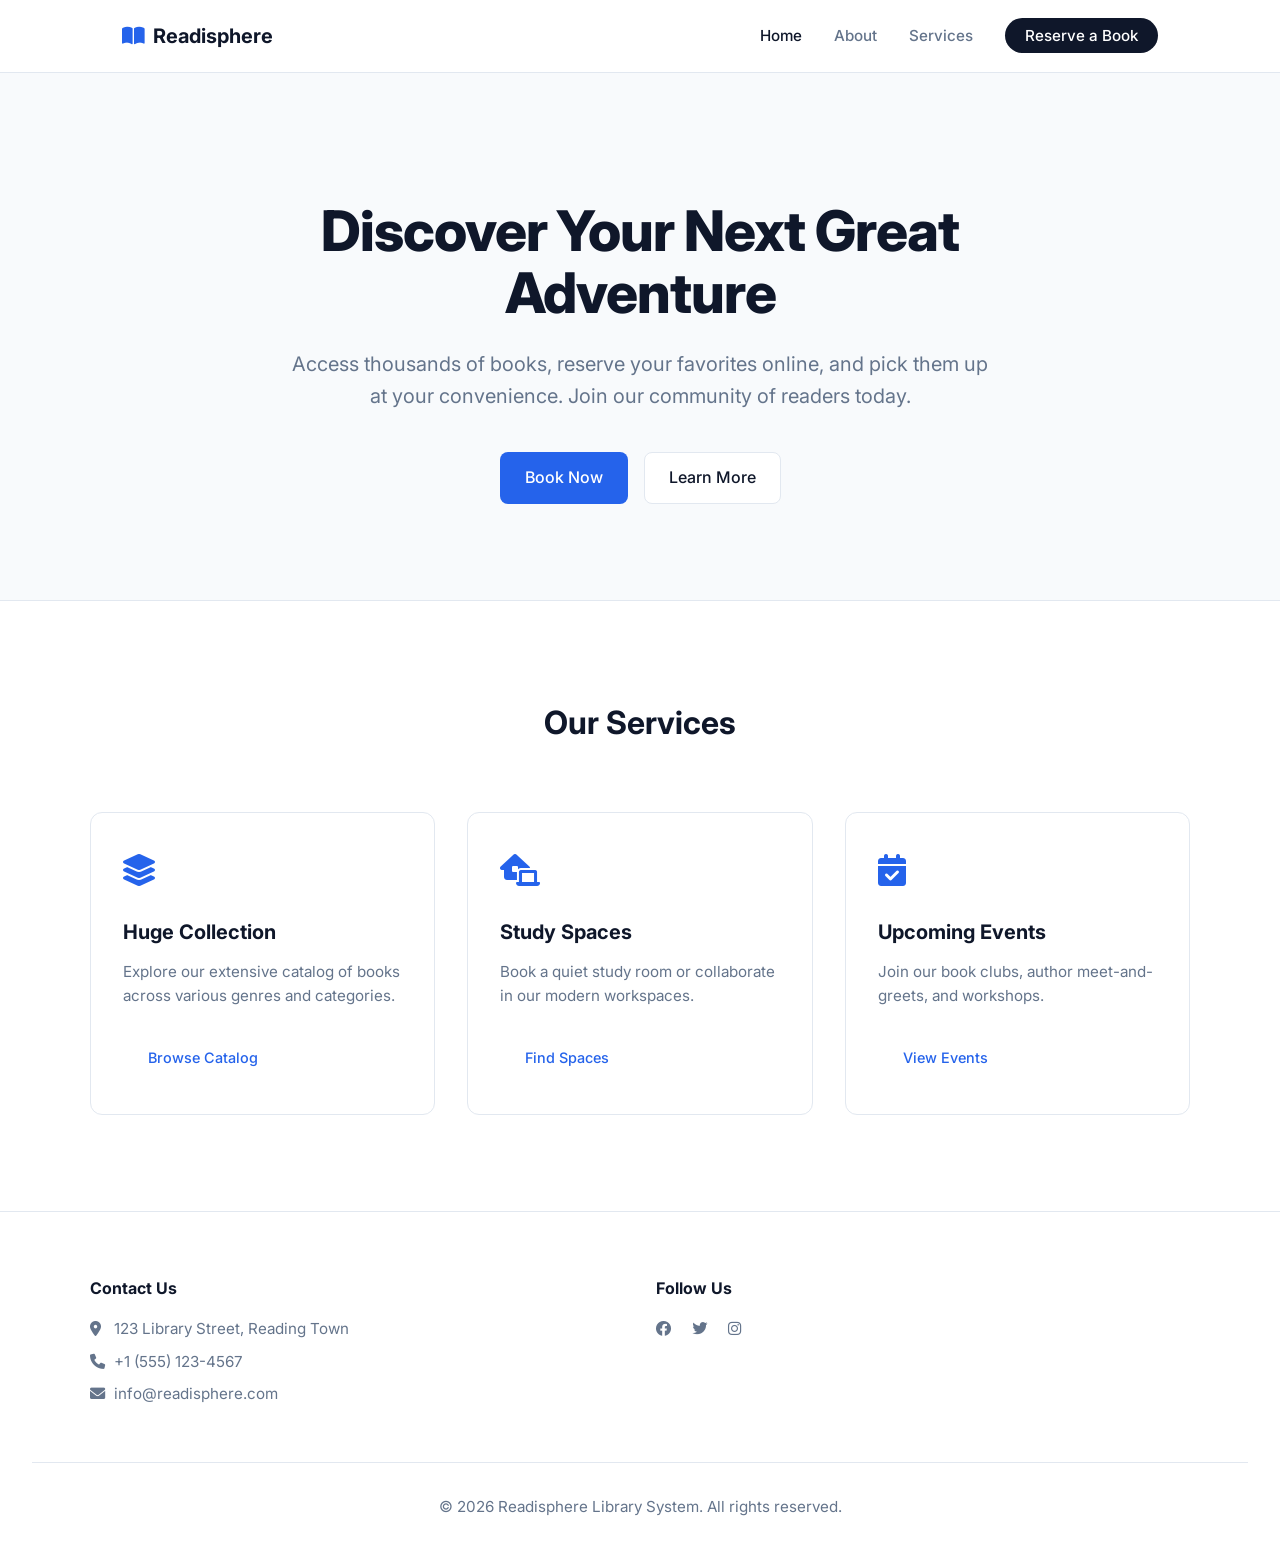
<file: index.html>
<!DOCTYPE html>
<html lang="en">
<head>
    <meta charset="UTF-8">
    <meta name="viewport" content="width=device-width, initial-scale=1.0">
    <title>Library Book Reservation System</title>
    <link rel="stylesheet" href="style.css">
    <link href="https://fonts.googleapis.com/css2?family=Inter:wght@400;500;700&display=swap" rel="stylesheet">
    <link rel="stylesheet" href="https://cdnjs.cloudflare.com/ajax/libs/font-awesome/6.0.0/css/all.min.css">
</head>
<body>
    <nav class="navbar">
        <div class="nav-container">
            <a href="index.html" class="nav-logo">
                <i class="fas fa-book-open"></i> Readisphere
            </a>
            <ul class="nav-menu">
                <li class="nav-item"><a href="index.html" class="nav-link active">Home</a></li>
                <li class="nav-item"><a href="#about" class="nav-link">About</a></li>
                <li class="nav-item"><a href="#services" class="nav-link">Services</a></li>
                <li class="nav-item"><a href="reservation.html" class="nav-link reserve-btn">Reserve a Book</a></li>
            </ul>
            <div class="hamburger">
                <span class="bar"></span>
                <span class="bar"></span>
                <span class="bar"></span>
            </div>
        </div>
    </nav>

    <header class="hero">
        <div class="hero-content">
            <h1>Discover Your Next Great Adventure</h1>
            <p>Access thousands of books, reserve your favorites online, and pick them up at your convenience. Join our community of readers today.</p>
            <div class="hero-buttons">
                <a href="reservation.html" class="btn btn-primary">Book Now</a>
                <a href="#about" class="btn btn-secondary">Learn More</a>
            </div>
        </div>
    </header>

    <section id="services" class="content-section">
        <div class="section-container">
            <h2>Our Services</h2>
            <div class="cards-grid">
                <div class="card">
                    <div class="card-icon"><i class="fas fa-layer-group"></i></div>
                    <h3>Huge Collection</h3>
                    <p>Explore our extensive catalog of books across various genres and categories.</p>
                    <a href="#" class="btn btn-outline">Browse Catalog</a>
                </div>
                <div class="card">
                    <div class="card-icon"><i class="fas fa-laptop-house"></i></div>
                    <h3>Study Spaces</h3>
                    <p>Book a quiet study room or collaborate in our modern workspaces.</p>
                    <a href="#" class="btn btn-outline">Find Spaces</a>
                </div>
                <div class="card">
                    <div class="card-icon"><i class="fas fa-calendar-check"></i></div>
                    <h3>Upcoming Events</h3>
                    <p>Join our book clubs, author meet-and-greets, and workshops.</p>
                    <a href="#" class="btn btn-outline">View Events</a>
                </div>
            </div>
        </div>
    </section>

    <footer class="footer">
        <div class="footer-container">
            <div class="footer-contact">
                <h4>Contact Us</h4>
                <p><i class="fas fa-map-marker-alt"></i> 123 Library Street, Reading Town</p>
                <p><i class="fas fa-phone"></i> +1 (555) 123-4567</p>
                <p><i class="fas fa-envelope"></i> info@readisphere.com</p>
            </div>
            <div class="footer-social">
                <h4>Follow Us</h4>
                <div class="social-icons">
                    <a href="#"><i class="fab fa-facebook"></i></a>
                    <a href="#"><i class="fab fa-twitter"></i></a>
                    <a href="#"><i class="fab fa-instagram"></i></a>
                </div>
            </div>
        </div>
        <div class="footer-bottom">
            <p>&copy; 2026 Readisphere Library System. All rights reserved.</p>
        </div>
    </footer>

    <script src="script.js"></script>
</body>
</html>
</file>
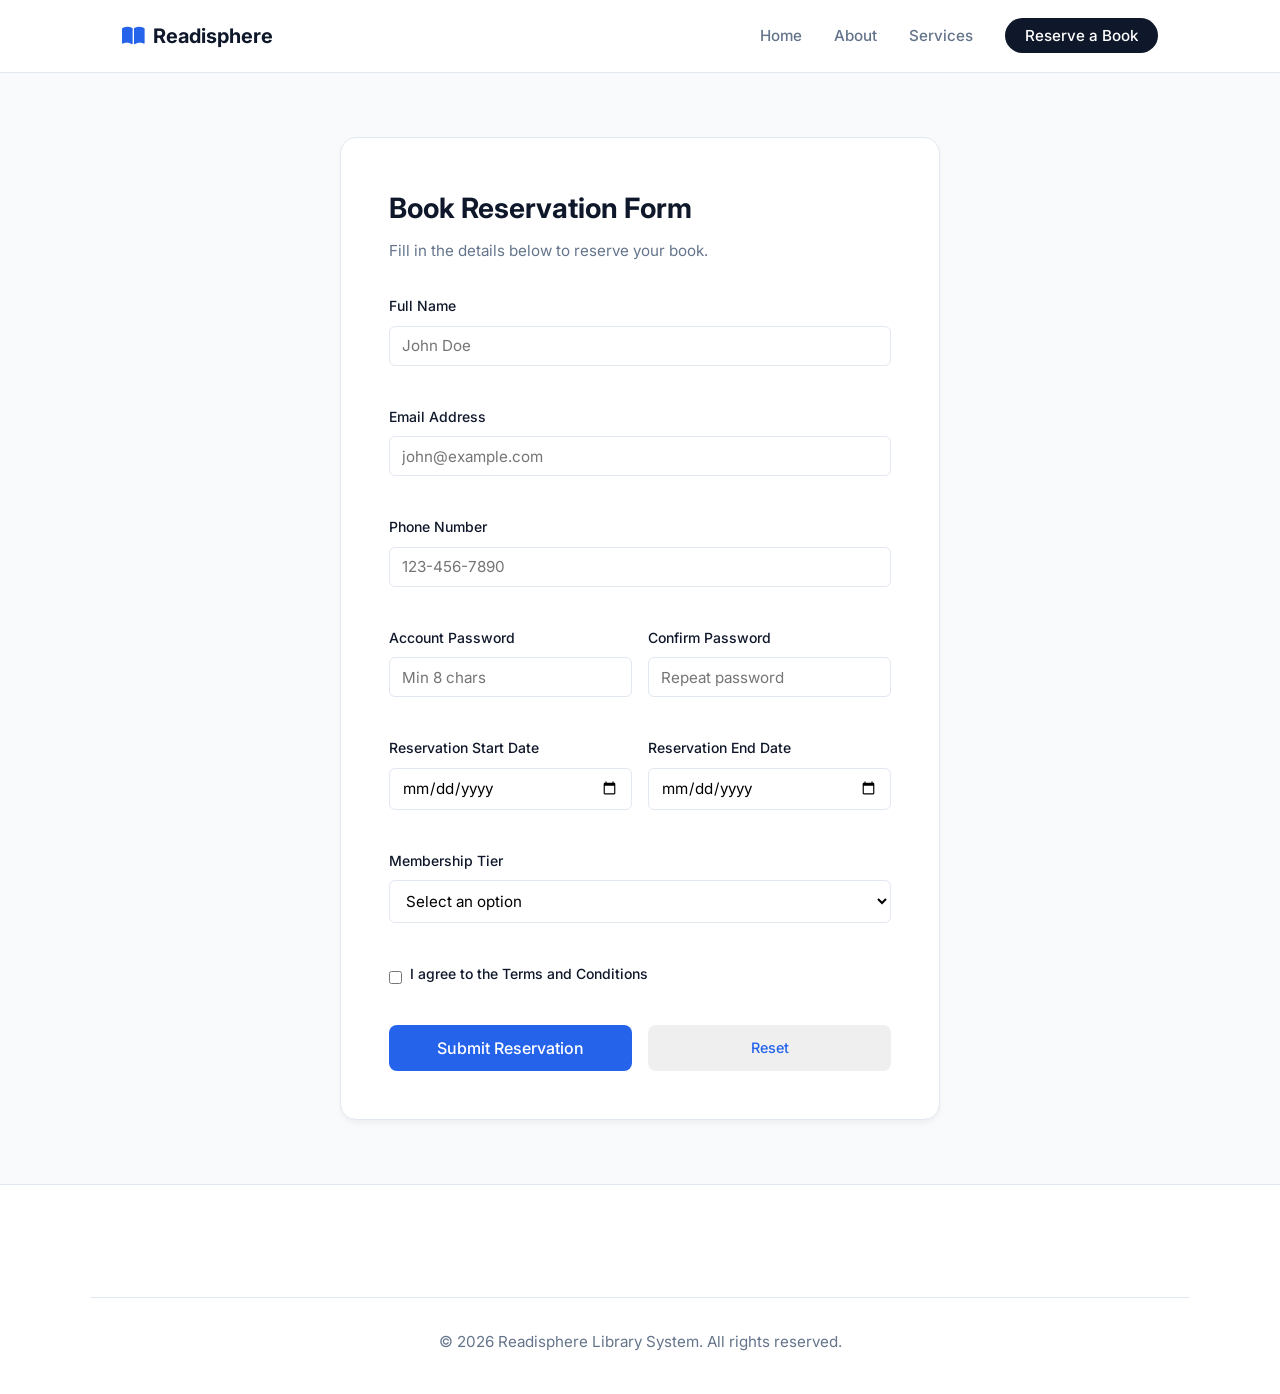
<file: reservation.html>
<!DOCTYPE html>
<html lang="en">
<head>
    <meta charset="UTF-8">
    <meta name="viewport" content="width=device-width, initial-scale=1.0">
    <title>Reserve a Book - Readisphere</title>
    <link rel="stylesheet" href="style.css">
    <link href="https://fonts.googleapis.com/css2?family=Inter:wght@400;500;700&display=swap" rel="stylesheet">
    <link rel="stylesheet" href="https://cdnjs.cloudflare.com/ajax/libs/font-awesome/6.0.0/css/all.min.css">
</head>
<body>
    <nav class="navbar">
        <div class="nav-container">
            <a href="index.html" class="nav-logo">
                <i class="fas fa-book-open"></i> Readisphere
            </a>
            <ul class="nav-menu">
                <li class="nav-item"><a href="index.html" class="nav-link">Home</a></li>
                <li class="nav-item"><a href="index.html#about" class="nav-link">About</a></li>
                <li class="nav-item"><a href="index.html#services" class="nav-link">Services</a></li>
                <li class="nav-item"><a href="reservation.html" class="nav-link active reserve-btn">Reserve a Book</a></li>
            </ul>
            <div class="hamburger">
                <span class="bar"></span>
                <span class="bar"></span>
                <span class="bar"></span>
            </div>
        </div>
    </nav>

    <div class="form-page-container">
        <div class="form-wrapper">
            <h2>Book Reservation Form</h2>
            <p class="form-subtitle">Fill in the details below to reserve your book.</p>
            
            <div id="successMessage" class="hidden success-box">
                <h3><i class="fas fa-check-circle"></i> Reservation Successful!</h3>
                <p>Here is a summary of your data:</p>
                <ul id="summaryList"></ul>
                <button type="button" class="btn btn-primary" onclick="resetFormState()">Make Another Reservation</button>
            </div>

            <form id="reservationForm" novalidate>
                <div class="form-group">
                    <label for="fullName">Full Name</label>
                    <input type="text" id="fullName" name="fullName" placeholder="John Doe" required>
                    <small class="error-message"></small>
                </div>

                <div class="form-group">
                    <label for="email">Email Address</label>
                    <input type="email" id="email" name="email" placeholder="john@example.com" required>
                    <small class="error-message"></small>
                </div>

                <div class="form-group">
                    <label for="phone">Phone Number</label>
                    <input type="tel" id="phone" name="phone" placeholder="123-456-7890" pattern="[0-9]{3}-[0-9]{3}-[0-9]{4}" required>
                    <small class="error-message"></small>
                </div>

                <div class="form-group row">
                    <div class="col">
                        <label for="password">Account Password</label>
                        <input type="password" id="password" name="password" minlength="8" placeholder="Min 8 chars" required>
                        <small class="error-message"></small>
                    </div>
                    <div class="col">
                        <label for="confirmPassword">Confirm Password</label>
                        <input type="password" id="confirmPassword" name="confirmPassword" placeholder="Repeat password" required>
                        <small class="error-message"></small>
                    </div>
                </div>

                <div class="form-group row">
                    <div class="col">
                        <label for="startDate">Reservation Start Date</label>
                        <input type="date" id="startDate" name="startDate" required>
                        <small class="error-message"></small>
                    </div>
                    <div class="col">
                        <label for="endDate">Reservation End Date</label>
                        <input type="date" id="endDate" name="endDate" required>
                        <small class="error-message"></small>
                    </div>
                </div>

                <div class="form-group">
                    <label for="membership">Membership Tier</label>
                    <select id="membership" name="membership" required>
                        <option value="" disabled selected>Select an option</option>
                        <option value="basic">Basic (Free)</option>
                        <option value="premium">Premium ($10/mo)</option>
                        <option value="student">Student ($5/mo)</option>
                    </select>
                    <small class="error-message"></small>
                </div>

                <div class="form-group checkbox-group">
                    <input type="checkbox" id="terms" name="terms" required>
                    <label for="terms">I agree to the Terms and Conditions</label>
                    <small class="error-message"></small>
                </div>

                <div class="form-actions">
                    <button type="submit" class="btn btn-primary">Submit Reservation</button>
                    <button type="reset" class="btn btn-outline">Reset</button>
                </div>
            </form>
        </div>
    </div>

    <footer class="footer">
        <div class="footer-container">
            <div class="footer-bottom">
                <p>&copy; 2026 Readisphere Library System. All rights reserved.</p>
            </div>
        </div>
    </footer>

    <script src="script.js"></script>
</body>
</html>
</file>
<file: style.css>
:root {
    --primary: #2563eb;
    --primary-hover: #1d4ed8;
    --bg-main: #ffffff;
    --bg-alt: #f8fafc;
    --text-main: #0f172a;
    --text-muted: #64748b;
    --border: #e2e8f0;
    --error: #ef4444;
    --success: #10b981;
}

* {
    margin: 0;
    padding: 0;
    box-sizing: border-box;
    font-family: 'Inter', system-ui, sans-serif;
}

body {
    background-color: var(--bg-main);
    color: var(--text-main);
    line-height: 1.6;
    -webkit-font-smoothing: antialiased;
}

/* Navbar */
.navbar {
    border-bottom: 1px solid var(--border);
    background: var(--bg-main);
    position: sticky;
    top: 0;
    z-index: 100;
}

.nav-container {
    max-width: 1100px;
    margin: 0 auto;
    padding: 1.25rem 2rem;
    display: flex;
    justify-content: space-between;
    align-items: center;
}

.nav-logo {
    font-size: 1.25rem;
    font-weight: 700;
    color: var(--text-main);
    text-decoration: none;
    display: flex;
    align-items: center;
    gap: 0.5rem;
}

.nav-logo i {
    color: var(--primary);
}

.nav-menu {
    display: flex;
    gap: 2rem;
    list-style: none;
    align-items: center;
}

.nav-link {
    color: var(--text-muted);
    text-decoration: none;
    font-weight: 500;
    font-size: 0.95rem;
    transition: color 0.2s;
}

.nav-link:hover, .nav-link.active {
    color: var(--text-main);
}

.reserve-btn {
    background: var(--text-main);
    color: white !important;
    padding: 0.5rem 1.25rem;
    border-radius: 9999px;
}

.reserve-btn:hover {
    background: var(--primary);
}

/* Hero Section */
.hero {
    padding: 8rem 2rem 6rem;
    text-align: center;
    background: var(--bg-alt);
    border-bottom: 1px solid var(--border);
}

.hero-content {
    max-width: 700px;
    margin: 0 auto;
}

.hero h1 {
    font-size: 3.5rem;
    font-weight: 800;
    line-height: 1.1;
    margin-bottom: 1.5rem;
    color: var(--text-main);
    letter-spacing: -0.02em;
}

.hero p {
    font-size: 1.25rem;
    color: var(--text-muted);
    margin-bottom: 2.5rem;
}

.hero-buttons {
    display: flex;
    gap: 1rem;
    justify-content: center;
}

.btn {
    padding: 0.75rem 1.5rem;
    border-radius: 8px;
    font-weight: 500;
    text-decoration: none;
    font-size: 1rem;
    cursor: pointer;
    border: 1px solid transparent;
    transition: all 0.2s;
}

.btn-primary {
    background: var(--primary);
    color: white;
}

.btn-primary:hover {
    background: var(--primary-hover);
}

.btn-secondary {
    background: white;
    color: var(--text-main);
    border-color: var(--border);
}

.btn-secondary:hover {
    background: var(--bg-alt);
}

/* Cards Section */
.content-section {
    padding: 6rem 2rem;
}

.section-container {
    max-width: 1100px;
    margin: 0 auto;
}

.section-container h2 {
    font-size: 2rem;
    text-align: center;
    margin-bottom: 4rem;
}

.cards-grid {
    display: grid;
    grid-template-columns: repeat(auto-fit, minmax(300px, 1fr));
    gap: 2rem;
}

.card {
    background: white;
    border: 1px solid var(--border);
    border-radius: 12px;
    padding: 2rem;
    transition: box-shadow 0.2s, transform 0.2s;
}

.card:hover {
    box-shadow: 0 10px 25px -5px rgba(0, 0, 0, 0.05);
    transform: translateY(-4px);
}

.card-icon {
    font-size: 2rem;
    color: var(--primary);
    margin-bottom: 1.25rem;
}

.card h3 {
    font-size: 1.25rem;
    margin-bottom: 0.75rem;
}

.card p {
    color: var(--text-muted);
    margin-bottom: 1.5rem;
    font-size: 0.95rem;
}

.btn-outline {
    display: inline-block;
    color: var(--primary);
    text-decoration: none;
    font-weight: 500;
    font-size: 0.9rem;
}

.btn-outline:hover {
    text-decoration: underline;
}

/* Form Page */
.form-page-container {
    padding: 4rem 2rem;
    background: var(--bg-alt);
    min-height: 80vh;
}

.form-wrapper {
    max-width: 600px;
    margin: 0 auto;
    background: white;
    border: 1px solid var(--border);
    border-radius: 16px;
    padding: 3rem;
    box-shadow: 0 4px 6px -1px rgba(0, 0, 0, 0.05);
}

.form-wrapper h2 {
    font-size: 1.75rem;
    margin-bottom: 0.5rem;
}

.form-subtitle {
    color: var(--text-muted);
    margin-bottom: 2rem;
    font-size: 0.95rem;
}

.form-group {
    margin-bottom: 1.25rem;
}

.form-group.row {
    display: flex;
    gap: 1rem;
}

.form-group.row .col {
    flex: 1;
}

label {
    display: block;
    font-size: 0.875rem;
    font-weight: 500;
    margin-bottom: 0.5rem;
}

input[type="text"],
input[type="email"],
input[type="tel"],
input[type="password"],
input[type="date"],
select {
    width: 100%;
    padding: 0.6rem 0.75rem;
    border: 1px solid var(--border);
    border-radius: 6px;
    font-size: 0.95rem;
    transition: border-color 0.2s, box-shadow 0.2s;
    background: white;
}

input:focus, select:focus {
    outline: none;
    border-color: var(--primary);
    box-shadow: 0 0 0 3px rgba(37, 99, 235, 0.1);
}

.checkbox-group {
    display: flex;
    align-items: center;
    gap: 0.5rem;
    margin-top: 1rem;
}

.error-message {
    color: var(--error);
    font-size: 0.8rem;
    margin-top: 0.25rem;
    display: block;
    min-height: 1rem;
}

.input-error {
    border-color: var(--error) !important;
}

.form-actions {
    display: flex;
    gap: 1rem;
    margin-top: 2rem;
}

.form-actions button {
    flex: 1;
}

/* Success */
.success-box {
    background: #f0fdf4;
    border: 1px solid #bbf7d0;
    padding: 2rem;
    border-radius: 12px;
    text-align: center;
}

.success-box h3 {
    color: var(--success);
    margin-bottom: 1rem;
}

.success-box ul {
    list-style: none;
    text-align: left;
    margin: 1rem 0 2rem;
    display: inline-block;
}

.success-box li {
    margin-bottom: 0.5rem;
    color: var(--text-muted);
}

.success-box strong {
    color: var(--text-main);
    display: inline-block;
    width: 100px;
}

.hidden {
    display: none;
}

/* Footer */
.footer {
    border-top: 1px solid var(--border);
    padding: 4rem 2rem 2rem;
    background: white;
}

.footer-container {
    max-width: 1100px;
    margin: 0 auto;
    display: grid;
    grid-template-columns: repeat(auto-fit, minmax(200px, 1fr));
    gap: 2rem;
}

.footer h4 {
    margin-bottom: 1rem;
}

.footer p, .footer a {
    color: var(--text-muted);
    font-size: 0.95rem;
    text-decoration: none;
    margin-bottom: 0.5rem;
    display: block;
}

.footer i {
    width: 20px;
    color: var(--text-muted);
}

.social-icons {
    display: flex;
    gap: 1rem;
}

.social-icons a:hover {
    color: var(--primary);
}

.footer-bottom {
    text-align: center;
    padding-top: 2rem;
    margin-top: 3rem;
    border-top: 1px solid var(--border);
    color: var(--text-muted);
    font-size: 0.9rem;
}

/* Mobile */
.hamburger {
    display: none;
    cursor: pointer;
}

.bar {
    display: block;
    width: 24px;
    height: 2px;
    margin: 5px auto;
    background-color: var(--text-main);
    transition: 0.3s;
}

@media (max-width: 768px) {
    .hamburger { display: block; }
    
    .hamburger.active .bar:nth-child(2) { opacity: 0; }
    .hamburger.active .bar:nth-child(1) { transform: translateY(7px) rotate(45deg); }
    .hamburger.active .bar:nth-child(3) { transform: translateY(-7px) rotate(-45deg); }

    .nav-menu {
        position: fixed;
        left: -100%;
        top: 60px;
        flex-direction: column;
        background: white;
        width: 100%;
        text-align: center;
        transition: 0.3s;
        border-bottom: 1px solid var(--border);
        padding: 1rem 0;
        box-shadow: 0 4px 6px rgba(0,0,0,0.05);
    }

    .nav-menu.active { left: 0; }
    .nav-item { margin: 1rem 0; }
    
    .hero { padding: 4rem 1rem; }
    .hero h1 { font-size: 2.5rem; }
    .form-group.row { flex-direction: column; gap: 0; }
}
</file>
